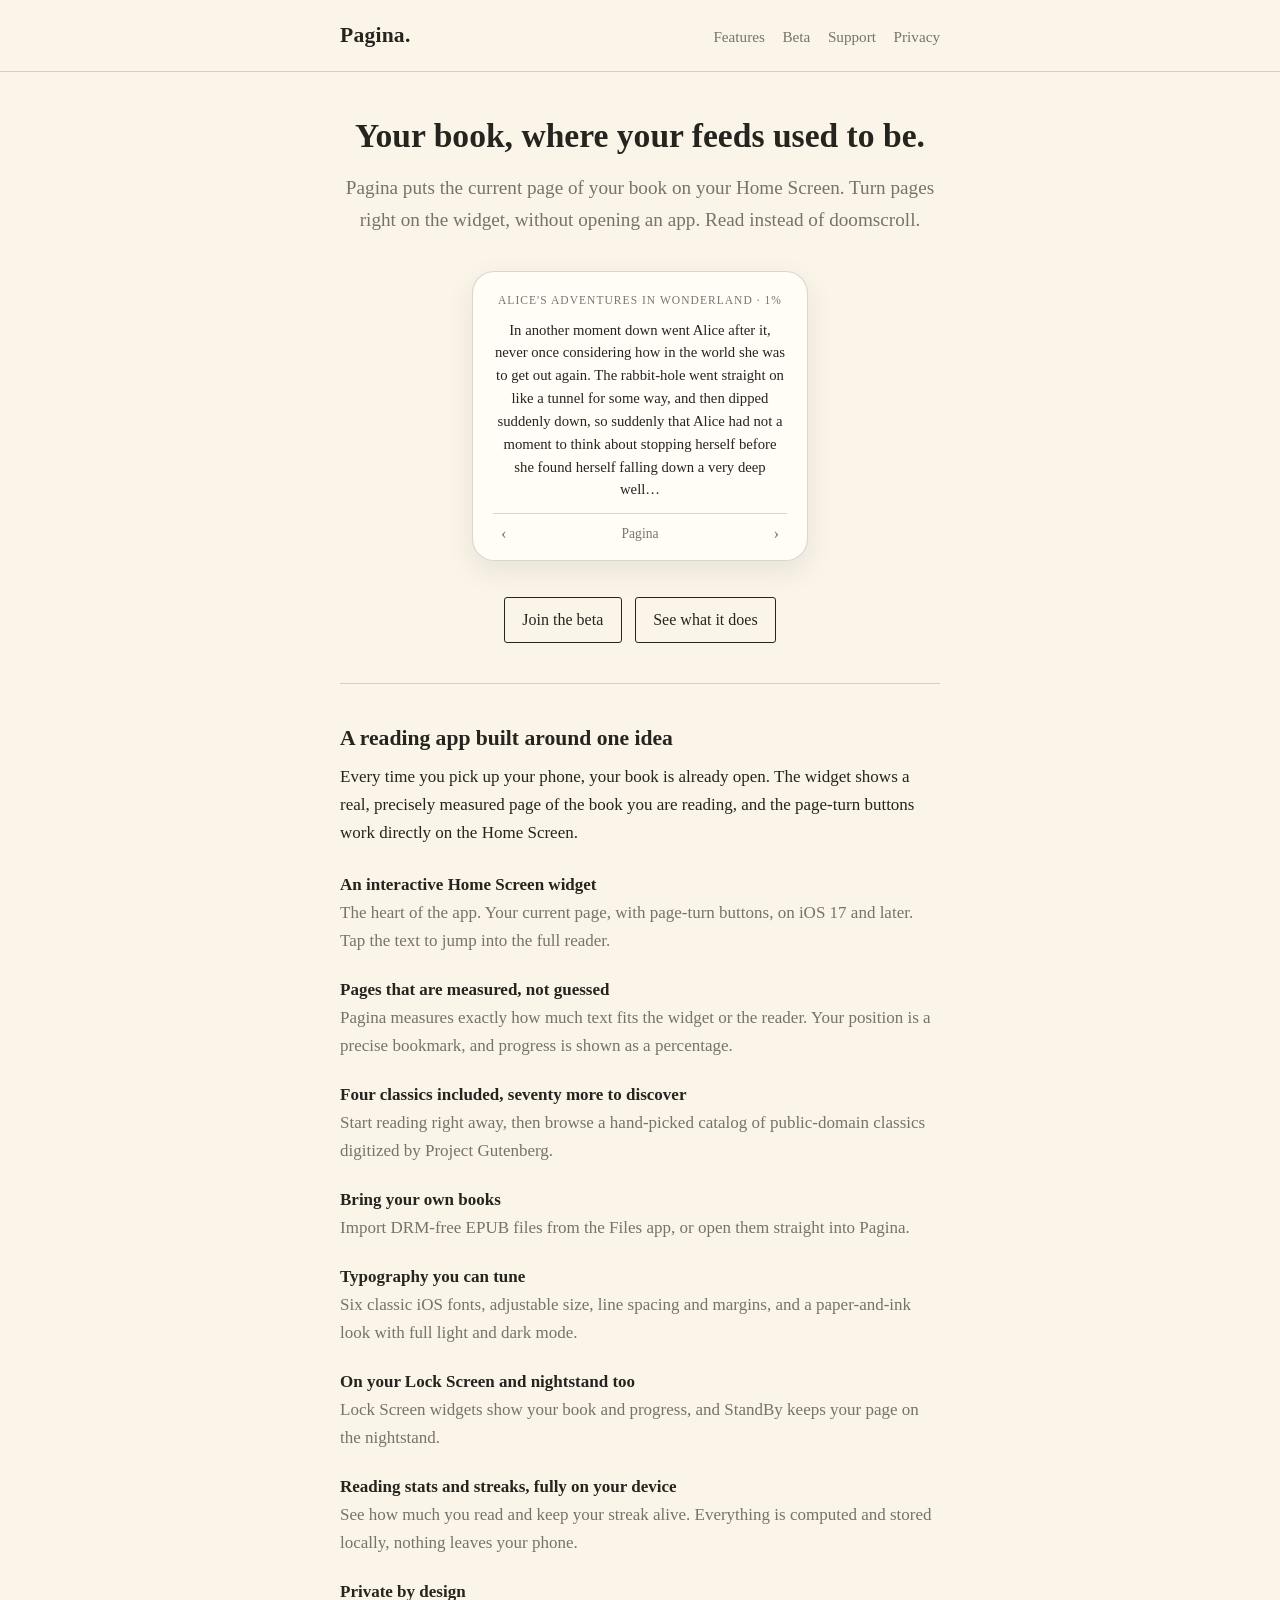
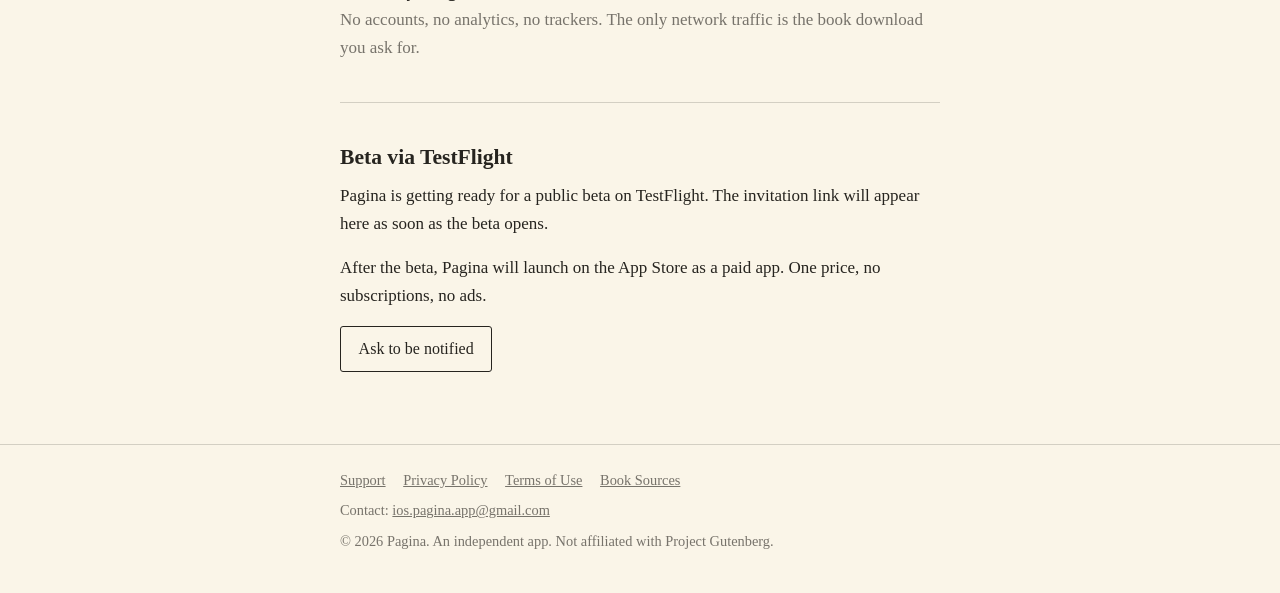
<file: index.html>
<!DOCTYPE html>
<html lang="en">
<head>
<meta charset="utf-8">
<meta name="viewport" content="width=device-width, initial-scale=1">
<title>Pagina — your book on your Home Screen</title>
<meta name="description" content="Pagina is an iOS reading app whose widget shows the current page of your book on your Home Screen. Turn pages without opening an app. Read instead of doomscroll.">
<link rel="stylesheet" href="style.css">
<link rel="icon" href="data:image/svg+xml,%3Csvg xmlns='http://www.w3.org/2000/svg' viewBox='0 0 64 64'%3E%3Crect width='64' height='64' rx='12' fill='%23FAF5E8'/%3E%3Ctext x='32' y='46' text-anchor='middle' font-family='Georgia,serif' font-size='40' font-weight='bold' fill='%2326241F'%3EP%3C/text%3E%3C/svg%3E">
</head>
<body>
<header>
  <div class="wrap">
    <a class="wordmark" href="index.html">Pagina.</a>
    <nav>
      <a href="#features">Features</a>
      <a href="#beta">Beta</a>
      <a href="support.html">Support</a>
      <a href="privacy.html">Privacy</a>
    </nav>
  </div>
</header>

<main>
  <div class="wrap">
    <section class="hero">
      <h1>Your book, where your feeds used to be.</h1>
      <p class="lede">Pagina puts the current page of your book on your Home Screen. Turn pages right on the widget, without opening an app. Read instead of doomscroll.</p>

      <div class="widget-demo" aria-hidden="true">
        <div class="book-title">Alice's Adventures in Wonderland · 1%</div>
        <div class="page-text">In another moment down went Alice after it, never once considering how in the world she was to get out again. The rabbit-hole went straight on like a tunnel for some way, and then dipped suddenly down, so suddenly that Alice had not a moment to think about stopping herself before she found herself falling down a very deep well&hellip;</div>
        <div class="controls">
          <span class="turn">&#8249;</span>
          <span>Pagina</span>
          <span class="turn">&#8250;</span>
        </div>
      </div>

      <div class="actions">
        <a class="button" href="#beta">Join the beta</a>
        <a class="button" href="#features">See what it does</a>
      </div>
    </section>

    <hr>

    <section id="features">
      <h2>A reading app built around one idea</h2>
      <p>Every time you pick up your phone, your book is already open. The widget shows a real, precisely measured page of the book you are reading, and the page-turn buttons work directly on the Home Screen.</p>

      <ul class="features">
        <li>
          <strong>An interactive Home Screen widget</strong>
          <span>The heart of the app. Your current page, with page-turn buttons, on iOS 17 and later. Tap the text to jump into the full reader.</span>
        </li>
        <li>
          <strong>Pages that are measured, not guessed</strong>
          <span>Pagina measures exactly how much text fits the widget or the reader. Your position is a precise bookmark, and progress is shown as a percentage.</span>
        </li>
        <li>
          <strong>Four classics included, seventy more to discover</strong>
          <span>Start reading right away, then browse a hand-picked catalog of public-domain classics digitized by Project Gutenberg.</span>
        </li>
        <li>
          <strong>Bring your own books</strong>
          <span>Import DRM-free EPUB files from the Files app, or open them straight into Pagina.</span>
        </li>
        <li>
          <strong>Typography you can tune</strong>
          <span>Six classic iOS fonts, adjustable size, line spacing and margins, and a paper-and-ink look with full light and dark mode.</span>
        </li>
        <li>
          <strong>On your Lock Screen and nightstand too</strong>
          <span>Lock Screen widgets show your book and progress, and StandBy keeps your page on the nightstand.</span>
        </li>
        <li>
          <strong>Reading stats and streaks, fully on your device</strong>
          <span>See how much you read and keep your streak alive. Everything is computed and stored locally, nothing leaves your phone.</span>
        </li>
        <li>
          <strong>Private by design</strong>
          <span>No accounts, no analytics, no trackers. The only network traffic is the book download you ask for.</span>
        </li>
      </ul>
    </section>

    <hr>

    <section id="beta">
      <h2>Beta via TestFlight</h2>
      <p>Pagina is getting ready for a public beta on TestFlight. The invitation link will appear here as soon as the beta opens.</p>
      <p>After the beta, Pagina will launch on the App Store as a paid app. One price, no subscriptions, no ads.</p>
      <p><a class="button" href="mailto:ios.pagina.app@gmail.com?subject=Pagina%20beta">Ask to be notified</a></p>
    </section>
  </div>
</main>

<footer>
  <div class="wrap">
    <div class="links">
      <a href="support.html">Support</a>
      <a href="privacy.html">Privacy Policy</a>
      <a href="terms.html">Terms of Use</a>
      <a href="book-sources.html">Book Sources</a>
    </div>
    <div>Contact: <a href="mailto:ios.pagina.app@gmail.com">ios.pagina.app@gmail.com</a></div>
    <div>&copy; 2026 Pagina. An independent app. Not affiliated with Project Gutenberg.</div>
  </div>
</footer>
</body>
</html>
</file>
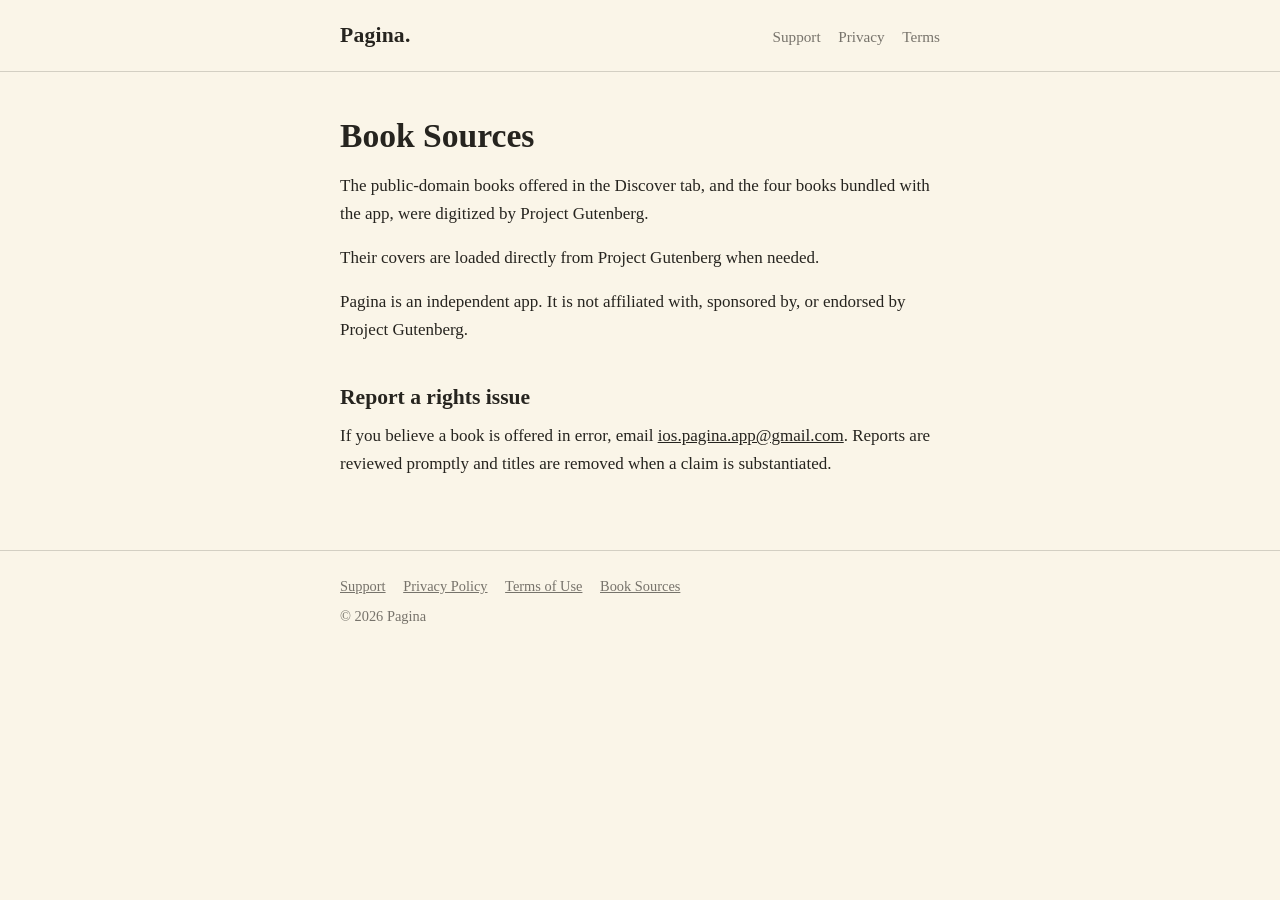
<file: book-sources.html>
<!DOCTYPE html>
<html lang="en">
<head>
<meta charset="utf-8">
<meta name="viewport" content="width=device-width, initial-scale=1">
<title>Book Sources — Pagina</title>
<meta name="description" content="Where the books in the Pagina iOS app come from, and how to report a rights issue.">
<link rel="stylesheet" href="style.css">
<link rel="icon" href="data:image/svg+xml,%3Csvg xmlns='http://www.w3.org/2000/svg' viewBox='0 0 64 64'%3E%3Crect width='64' height='64' rx='12' fill='%23FAF5E8'/%3E%3Ctext x='32' y='46' text-anchor='middle' font-family='Georgia,serif' font-size='40' font-weight='bold' fill='%2326241F'%3EP%3C/text%3E%3C/svg%3E">
</head>
<body>
<header>
  <div class="wrap">
    <a class="wordmark" href="index.html">Pagina.</a>
    <nav>
      <a href="support.html">Support</a>
      <a href="privacy.html">Privacy</a>
      <a href="terms.html">Terms</a>
    </nav>
  </div>
</header>

<main>
  <div class="wrap">
    <h1>Book Sources</h1>

    <p>The public-domain books offered in the Discover tab, and the four books bundled with the app, were digitized by Project Gutenberg.</p>
    <p>Their covers are loaded directly from Project Gutenberg when needed.</p>
    <p>Pagina is an independent app. It is not affiliated with, sponsored by, or endorsed by Project Gutenberg.</p>

    <h2>Report a rights issue</h2>
    <p>If you believe a book is offered in error, email <a href="mailto:ios.pagina.app@gmail.com?subject=Pagina%20rights%20issue%20report">ios.pagina.app@gmail.com</a>. Reports are reviewed promptly and titles are removed when a claim is substantiated.</p>
  </div>
</main>

<footer>
  <div class="wrap">
    <div class="links">
      <a href="support.html">Support</a>
      <a href="privacy.html">Privacy Policy</a>
      <a href="terms.html">Terms of Use</a>
      <a href="book-sources.html">Book Sources</a>
    </div>
    <div>&copy; 2026 Pagina</div>
  </div>
</footer>
</body>
</html>
</file>
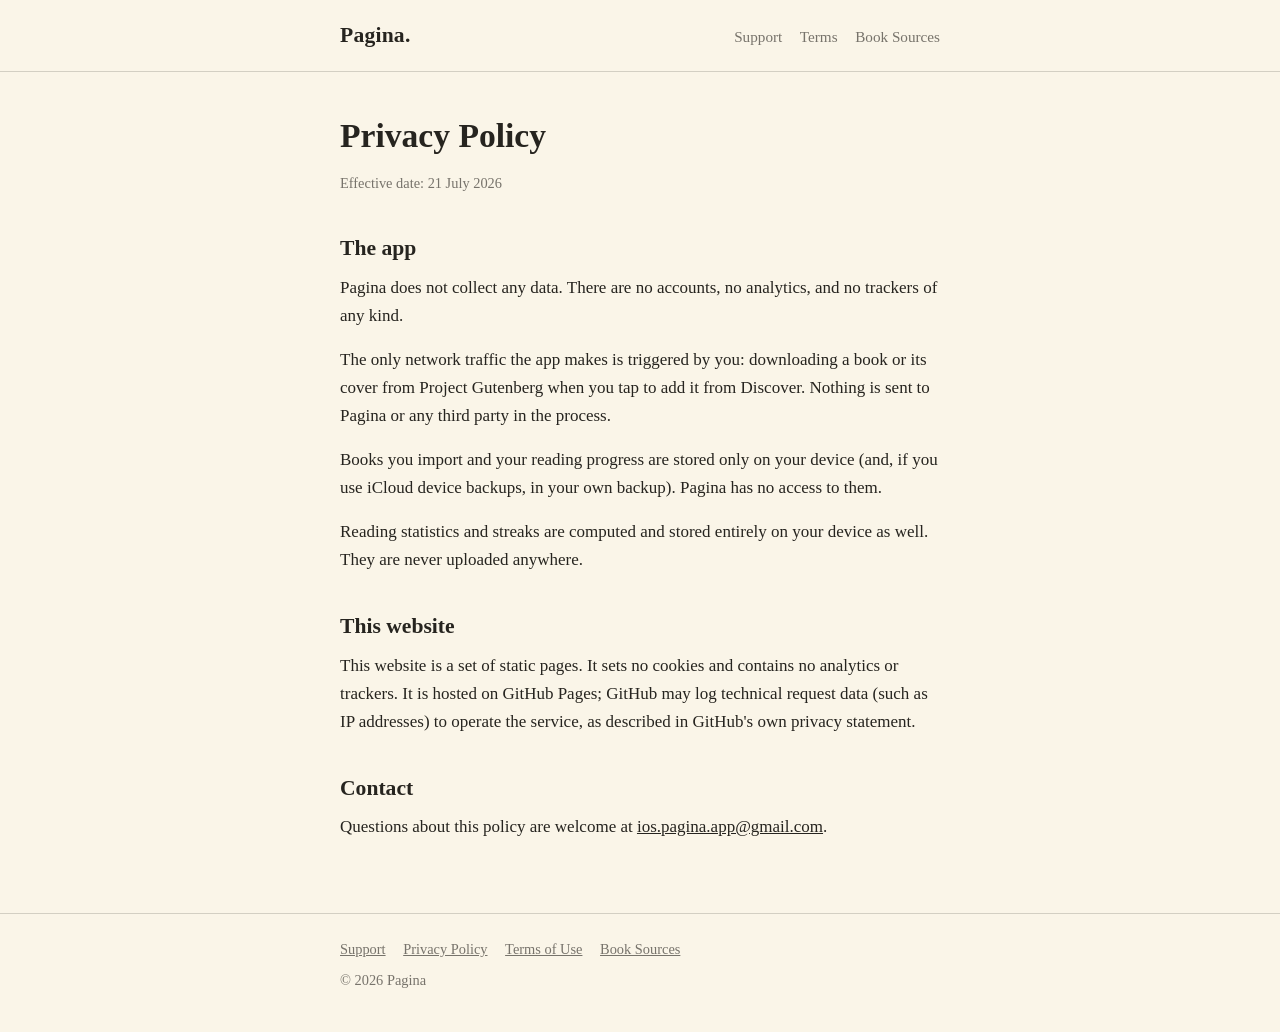
<file: privacy.html>
<!DOCTYPE html>
<html lang="en">
<head>
<meta charset="utf-8">
<meta name="viewport" content="width=device-width, initial-scale=1">
<title>Privacy Policy — Pagina</title>
<meta name="description" content="Privacy policy for the Pagina iOS app. Pagina collects no data: no accounts, no analytics, no trackers.">
<link rel="stylesheet" href="style.css">
<link rel="icon" href="data:image/svg+xml,%3Csvg xmlns='http://www.w3.org/2000/svg' viewBox='0 0 64 64'%3E%3Crect width='64' height='64' rx='12' fill='%23FAF5E8'/%3E%3Ctext x='32' y='46' text-anchor='middle' font-family='Georgia,serif' font-size='40' font-weight='bold' fill='%2326241F'%3EP%3C/text%3E%3C/svg%3E">
</head>
<body>
<header>
  <div class="wrap">
    <a class="wordmark" href="index.html">Pagina.</a>
    <nav>
      <a href="support.html">Support</a>
      <a href="terms.html">Terms</a>
      <a href="book-sources.html">Book Sources</a>
    </nav>
  </div>
</header>

<main>
  <div class="wrap">
    <h1>Privacy Policy</h1>
    <p class="muted small">Effective date: 21 July 2026</p>

    <h2>The app</h2>
    <p>Pagina does not collect any data. There are no accounts, no analytics, and no trackers of any kind.</p>
    <p>The only network traffic the app makes is triggered by you: downloading a book or its cover from Project Gutenberg when you tap to add it from Discover. Nothing is sent to Pagina or any third party in the process.</p>
    <p>Books you import and your reading progress are stored only on your device (and, if you use iCloud device backups, in your own backup). Pagina has no access to them.</p>
    <p>Reading statistics and streaks are computed and stored entirely on your device as well. They are never uploaded anywhere.</p>

    <h2>This website</h2>
    <p>This website is a set of static pages. It sets no cookies and contains no analytics or trackers. It is hosted on GitHub Pages; GitHub may log technical request data (such as IP addresses) to operate the service, as described in GitHub's own privacy statement.</p>

    <h2>Contact</h2>
    <p>Questions about this policy are welcome at <a href="mailto:ios.pagina.app@gmail.com">ios.pagina.app@gmail.com</a>.</p>
  </div>
</main>

<footer>
  <div class="wrap">
    <div class="links">
      <a href="support.html">Support</a>
      <a href="privacy.html">Privacy Policy</a>
      <a href="terms.html">Terms of Use</a>
      <a href="book-sources.html">Book Sources</a>
    </div>
    <div>&copy; 2026 Pagina</div>
  </div>
</footer>
</body>
</html>
</file>
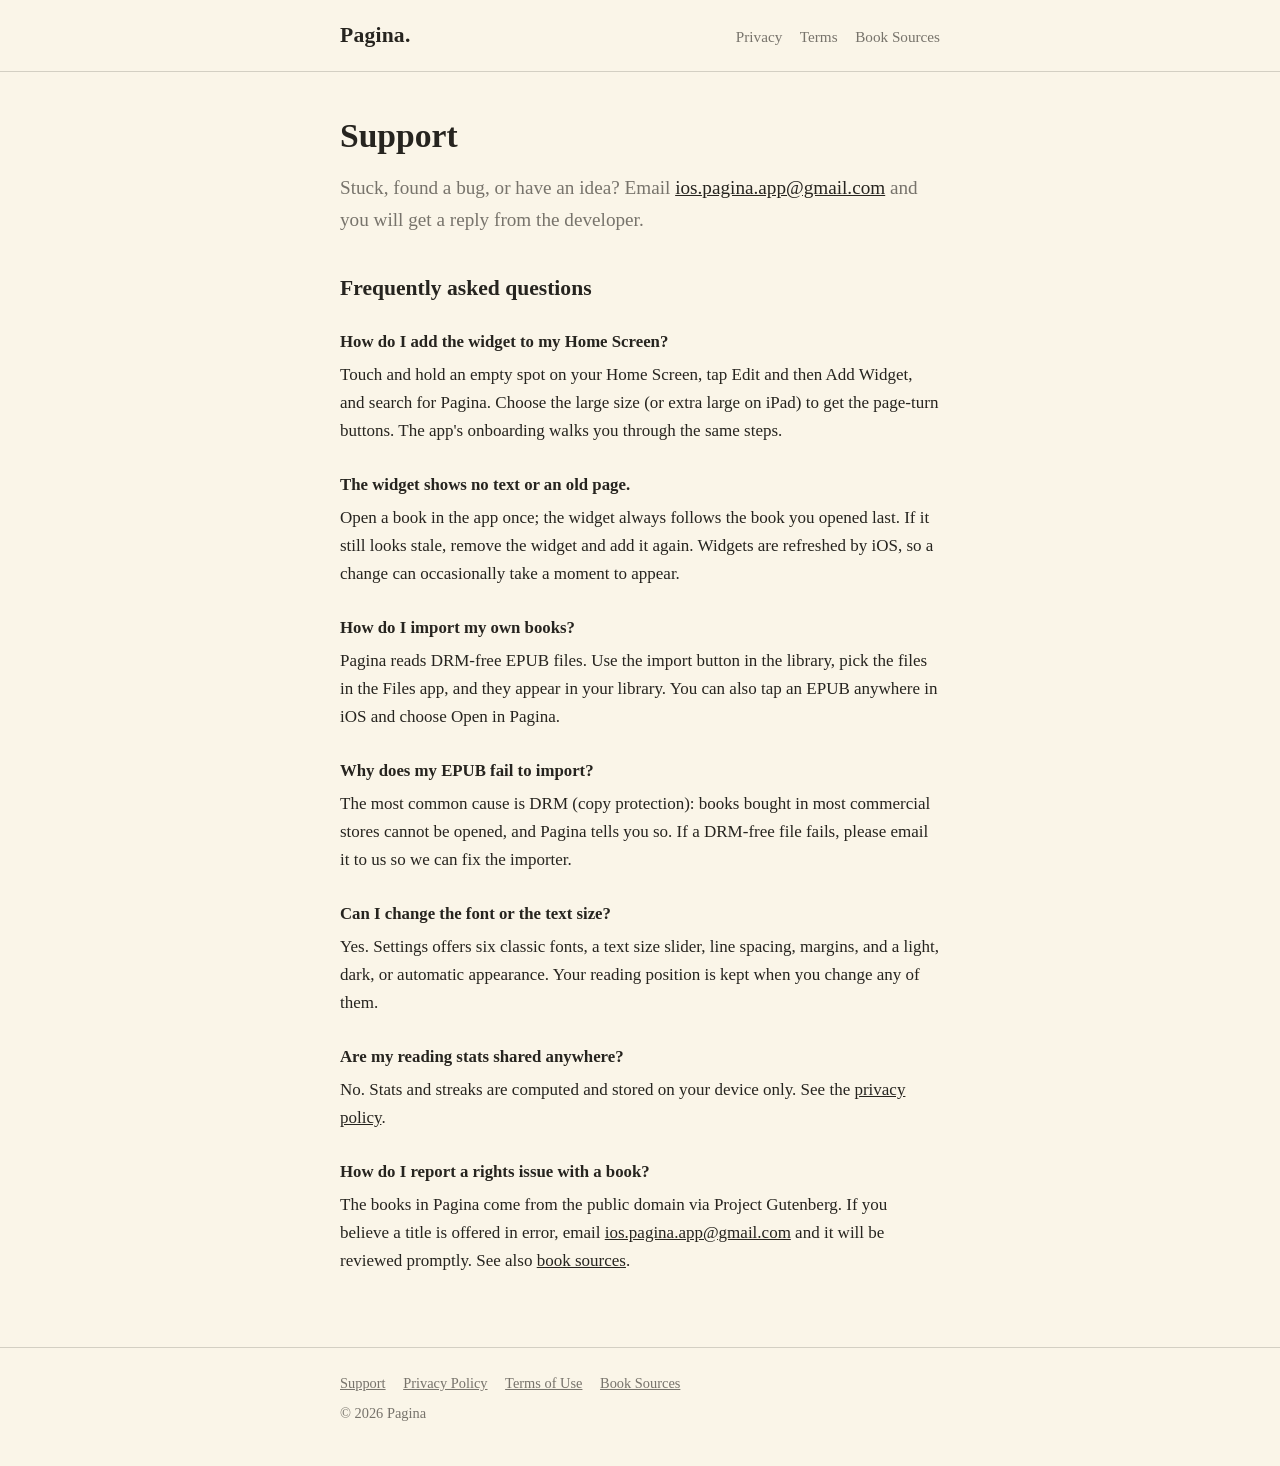
<file: support.html>
<!DOCTYPE html>
<html lang="en">
<head>
<meta charset="utf-8">
<meta name="viewport" content="width=device-width, initial-scale=1">
<title>Support — Pagina</title>
<meta name="description" content="Support and frequently asked questions for the Pagina iOS app.">
<link rel="stylesheet" href="style.css">
<link rel="icon" href="data:image/svg+xml,%3Csvg xmlns='http://www.w3.org/2000/svg' viewBox='0 0 64 64'%3E%3Crect width='64' height='64' rx='12' fill='%23FAF5E8'/%3E%3Ctext x='32' y='46' text-anchor='middle' font-family='Georgia,serif' font-size='40' font-weight='bold' fill='%2326241F'%3EP%3C/text%3E%3C/svg%3E">
</head>
<body>
<header>
  <div class="wrap">
    <a class="wordmark" href="index.html">Pagina.</a>
    <nav>
      <a href="privacy.html">Privacy</a>
      <a href="terms.html">Terms</a>
      <a href="book-sources.html">Book Sources</a>
    </nav>
  </div>
</header>

<main>
  <div class="wrap">
    <h1>Support</h1>
    <p class="lede">Stuck, found a bug, or have an idea? Email <a href="mailto:ios.pagina.app@gmail.com">ios.pagina.app@gmail.com</a> and you will get a reply from the developer.</p>

    <h2>Frequently asked questions</h2>

    <h3>How do I add the widget to my Home Screen?</h3>
    <p>Touch and hold an empty spot on your Home Screen, tap Edit and then Add Widget, and search for Pagina. Choose the large size (or extra large on iPad) to get the page-turn buttons. The app's onboarding walks you through the same steps.</p>

    <h3>The widget shows no text or an old page.</h3>
    <p>Open a book in the app once; the widget always follows the book you opened last. If it still looks stale, remove the widget and add it again. Widgets are refreshed by iOS, so a change can occasionally take a moment to appear.</p>

    <h3>How do I import my own books?</h3>
    <p>Pagina reads DRM-free EPUB files. Use the import button in the library, pick the files in the Files app, and they appear in your library. You can also tap an EPUB anywhere in iOS and choose Open in Pagina.</p>

    <h3>Why does my EPUB fail to import?</h3>
    <p>The most common cause is DRM (copy protection): books bought in most commercial stores cannot be opened, and Pagina tells you so. If a DRM-free file fails, please email it to us so we can fix the importer.</p>

    <h3>Can I change the font or the text size?</h3>
    <p>Yes. Settings offers six classic fonts, a text size slider, line spacing, margins, and a light, dark, or automatic appearance. Your reading position is kept when you change any of them.</p>

    <h3>Are my reading stats shared anywhere?</h3>
    <p>No. Stats and streaks are computed and stored on your device only. See the <a href="privacy.html">privacy policy</a>.</p>

    <h3>How do I report a rights issue with a book?</h3>
    <p>The books in Pagina come from the public domain via Project Gutenberg. If you believe a title is offered in error, email <a href="mailto:ios.pagina.app@gmail.com?subject=Pagina%20rights%20issue%20report">ios.pagina.app@gmail.com</a> and it will be reviewed promptly. See also <a href="book-sources.html">book sources</a>.</p>
  </div>
</main>

<footer>
  <div class="wrap">
    <div class="links">
      <a href="support.html">Support</a>
      <a href="privacy.html">Privacy Policy</a>
      <a href="terms.html">Terms of Use</a>
      <a href="book-sources.html">Book Sources</a>
    </div>
    <div>&copy; 2026 Pagina</div>
  </div>
</footer>
</body>
</html>
</file>
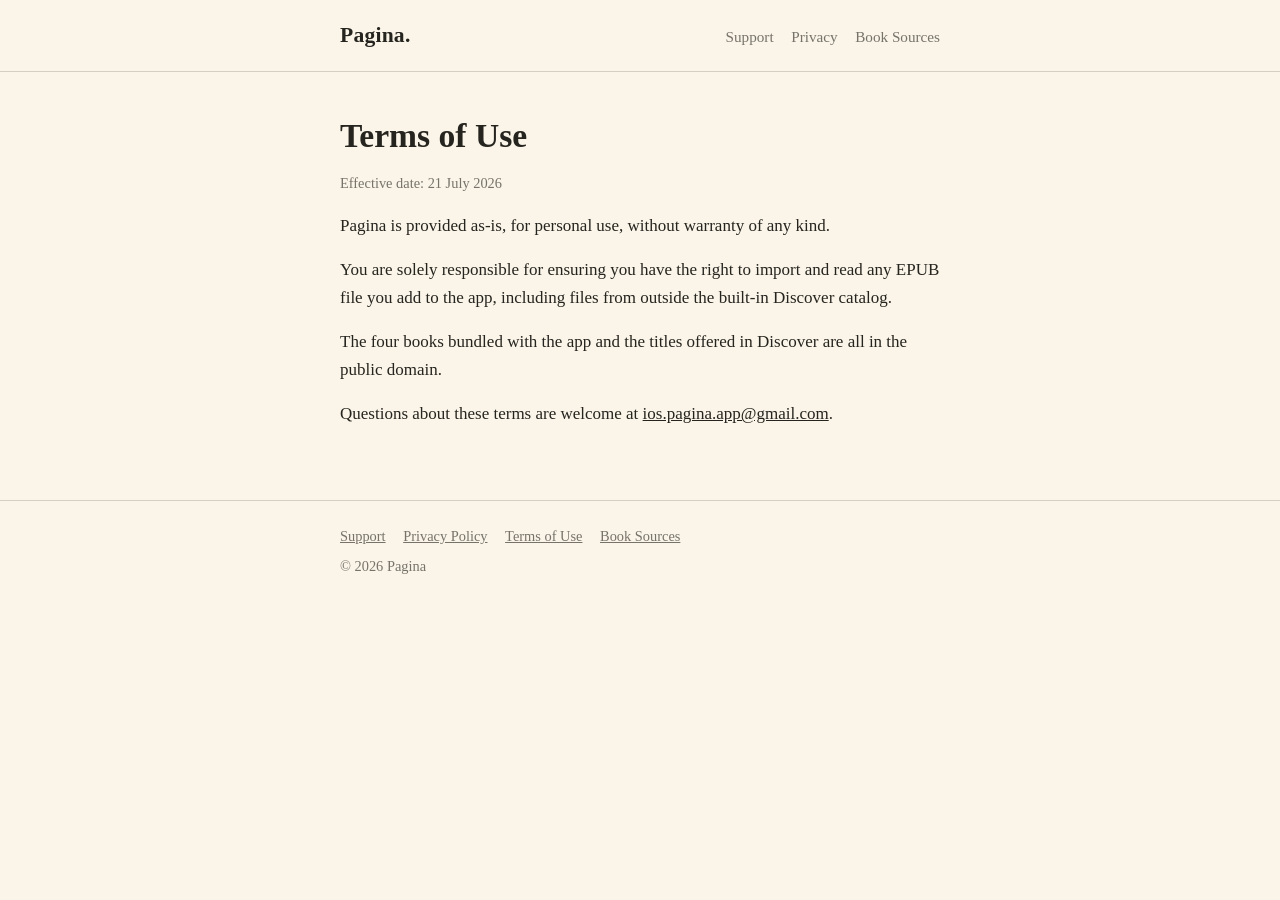
<file: terms.html>
<!DOCTYPE html>
<html lang="en">
<head>
<meta charset="utf-8">
<meta name="viewport" content="width=device-width, initial-scale=1">
<title>Terms of Use — Pagina</title>
<meta name="description" content="Terms of use for the Pagina iOS app.">
<link rel="stylesheet" href="style.css">
<link rel="icon" href="data:image/svg+xml,%3Csvg xmlns='http://www.w3.org/2000/svg' viewBox='0 0 64 64'%3E%3Crect width='64' height='64' rx='12' fill='%23FAF5E8'/%3E%3Ctext x='32' y='46' text-anchor='middle' font-family='Georgia,serif' font-size='40' font-weight='bold' fill='%2326241F'%3EP%3C/text%3E%3C/svg%3E">
</head>
<body>
<header>
  <div class="wrap">
    <a class="wordmark" href="index.html">Pagina.</a>
    <nav>
      <a href="support.html">Support</a>
      <a href="privacy.html">Privacy</a>
      <a href="book-sources.html">Book Sources</a>
    </nav>
  </div>
</header>

<main>
  <div class="wrap">
    <h1>Terms of Use</h1>
    <p class="muted small">Effective date: 21 July 2026</p>

    <p>Pagina is provided as-is, for personal use, without warranty of any kind.</p>
    <p>You are solely responsible for ensuring you have the right to import and read any EPUB file you add to the app, including files from outside the built-in Discover catalog.</p>
    <p>The four books bundled with the app and the titles offered in Discover are all in the public domain.</p>
    <p>Questions about these terms are welcome at <a href="mailto:ios.pagina.app@gmail.com">ios.pagina.app@gmail.com</a>.</p>
  </div>
</main>

<footer>
  <div class="wrap">
    <div class="links">
      <a href="support.html">Support</a>
      <a href="privacy.html">Privacy Policy</a>
      <a href="terms.html">Terms of Use</a>
      <a href="book-sources.html">Book Sources</a>
    </div>
    <div>&copy; 2026 Pagina</div>
  </div>
</footer>
</body>
</html>
</file>
<file: style.css>
/* Pagina site — paper/ink palette, exact values from the app's Theme.swift */
:root {
  --paper: #FAF5E8;
  --ink: #26241F;
  --ink-soft: rgba(38, 36, 31, 0.62);
  --rule: rgba(38, 36, 31, 0.18);
  --card: #FFFDF6;
}
@media (prefers-color-scheme: dark) {
  :root {
    --paper: #1C1C1A;
    --ink: #F2EDE0;
    --ink-soft: rgba(242, 237, 224, 0.62);
    --rule: rgba(242, 237, 224, 0.2);
    --card: #24241F;
  }
}

* { margin: 0; padding: 0; box-sizing: border-box; }

html { -webkit-text-size-adjust: 100%; }

body {
  background: var(--paper);
  color: var(--ink);
  font-family: Charter, Georgia, "Iowan Old Style", "Palatino Linotype", Palatino, serif;
  font-size: 1.0625rem;
  line-height: 1.65;
}

.wrap {
  max-width: 40rem;
  margin: 0 auto;
  padding: 0 1.25rem;
}

/* Header */
header {
  border-bottom: 1px solid var(--rule);
}
header .wrap {
  display: flex;
  align-items: baseline;
  justify-content: space-between;
  padding-top: 1.1rem;
  padding-bottom: 1.1rem;
  gap: 1rem;
  flex-wrap: wrap;
}
.wordmark {
  font-size: 1.35rem;
  font-weight: 700;
  letter-spacing: 0.01em;
  color: var(--ink);
  text-decoration: none;
}
nav {
  display: flex;
  gap: 1.1rem;
  flex-wrap: wrap;
}
nav a {
  color: var(--ink-soft);
  text-decoration: none;
  font-size: 0.95rem;
}
nav a:hover { color: var(--ink); text-decoration: underline; }

/* Content */
main { padding: 2.75rem 0 3.5rem; }

h1 {
  font-size: 2.1rem;
  line-height: 1.2;
  font-weight: 700;
  margin-bottom: 1rem;
  text-wrap: balance;
}
h2 {
  font-size: 1.35rem;
  line-height: 1.3;
  margin: 2.4rem 0 0.7rem;
}
h3 {
  font-size: 1.05rem;
  margin: 1.6rem 0 0.35rem;
}
p { margin-bottom: 1rem; }
p.lede {
  font-size: 1.2rem;
  color: var(--ink-soft);
  margin-bottom: 1.5rem;
}
ul { margin: 0 0 1rem 1.3rem; }
li { margin-bottom: 0.45rem; }
a { color: var(--ink); }
.muted { color: var(--ink-soft); }
.small { font-size: 0.9rem; }

hr {
  border: none;
  border-top: 1px solid var(--rule);
  margin: 2.5rem 0;
}

/* Rectangular buttons, deliberately not pill-shaped */
.button {
  display: inline-block;
  border: 1.5px solid var(--ink);
  border-radius: 3px;
  padding: 0.55rem 1.1rem;
  color: var(--ink);
  text-decoration: none;
  font-size: 1rem;
}
.button:hover { background: var(--ink); color: var(--paper); }

/* Hero widget mockup */
.widget-demo {
  margin: 2.25rem auto;
  max-width: 21rem;
  background: var(--card);
  border: 1px solid var(--rule);
  border-radius: 22px;
  padding: 1.15rem 1.25rem 0.9rem;
  box-shadow: 0 10px 30px rgba(0, 0, 0, 0.08);
}
.widget-demo .book-title {
  font-size: 0.72rem;
  letter-spacing: 0.09em;
  text-transform: uppercase;
  color: var(--ink-soft);
  margin-bottom: 0.55rem;
}
.widget-demo .page-text {
  font-size: 0.92rem;
  line-height: 1.55;
  margin-bottom: 0.75rem;
}
.widget-demo .controls {
  display: flex;
  align-items: center;
  justify-content: space-between;
  border-top: 1px solid var(--rule);
  padding-top: 0.55rem;
  color: var(--ink-soft);
  font-size: 0.85rem;
}
.widget-demo .turn {
  font-size: 1.05rem;
  line-height: 1;
  padding: 0.1rem 0.5rem;
}

.hero { text-align: center; }
.hero .actions {
  display: flex;
  gap: 0.8rem;
  justify-content: center;
  flex-wrap: wrap;
  margin-top: 0.5rem;
}

/* Feature list */
.features {
  list-style: none;
  margin: 1.5rem 0 0;
  padding: 0;
}
.features li {
  margin: 0 0 1.3rem;
  padding-left: 0;
}
.features strong { display: block; }
.features span { color: var(--ink-soft); }

/* Footer */
footer {
  border-top: 1px solid var(--rule);
  padding: 1.5rem 0 2.5rem;
  color: var(--ink-soft);
  font-size: 0.9rem;
}
footer .wrap {
  display: flex;
  flex-direction: column;
  gap: 0.4rem;
}
footer a { color: var(--ink-soft); }
footer a:hover { color: var(--ink); }
footer .links {
  display: flex;
  gap: 1.1rem;
  flex-wrap: wrap;
}
</file>
